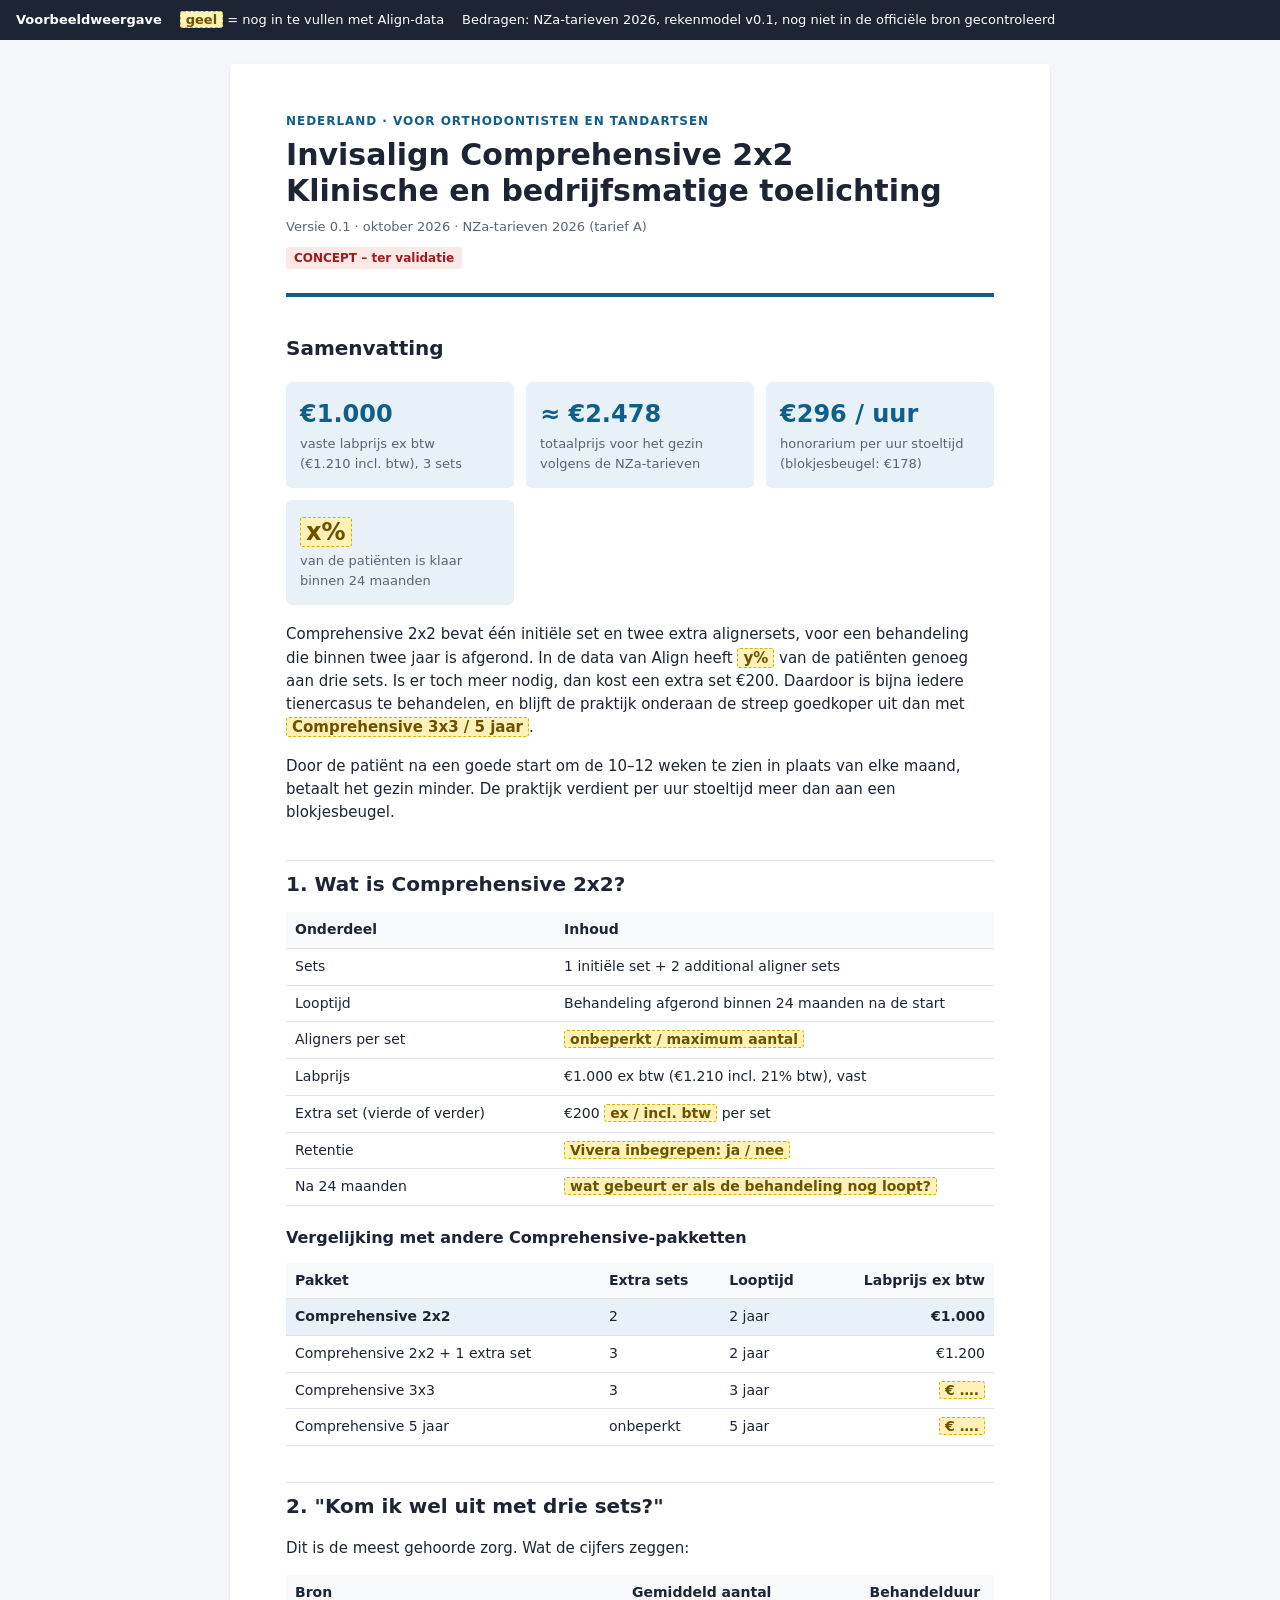
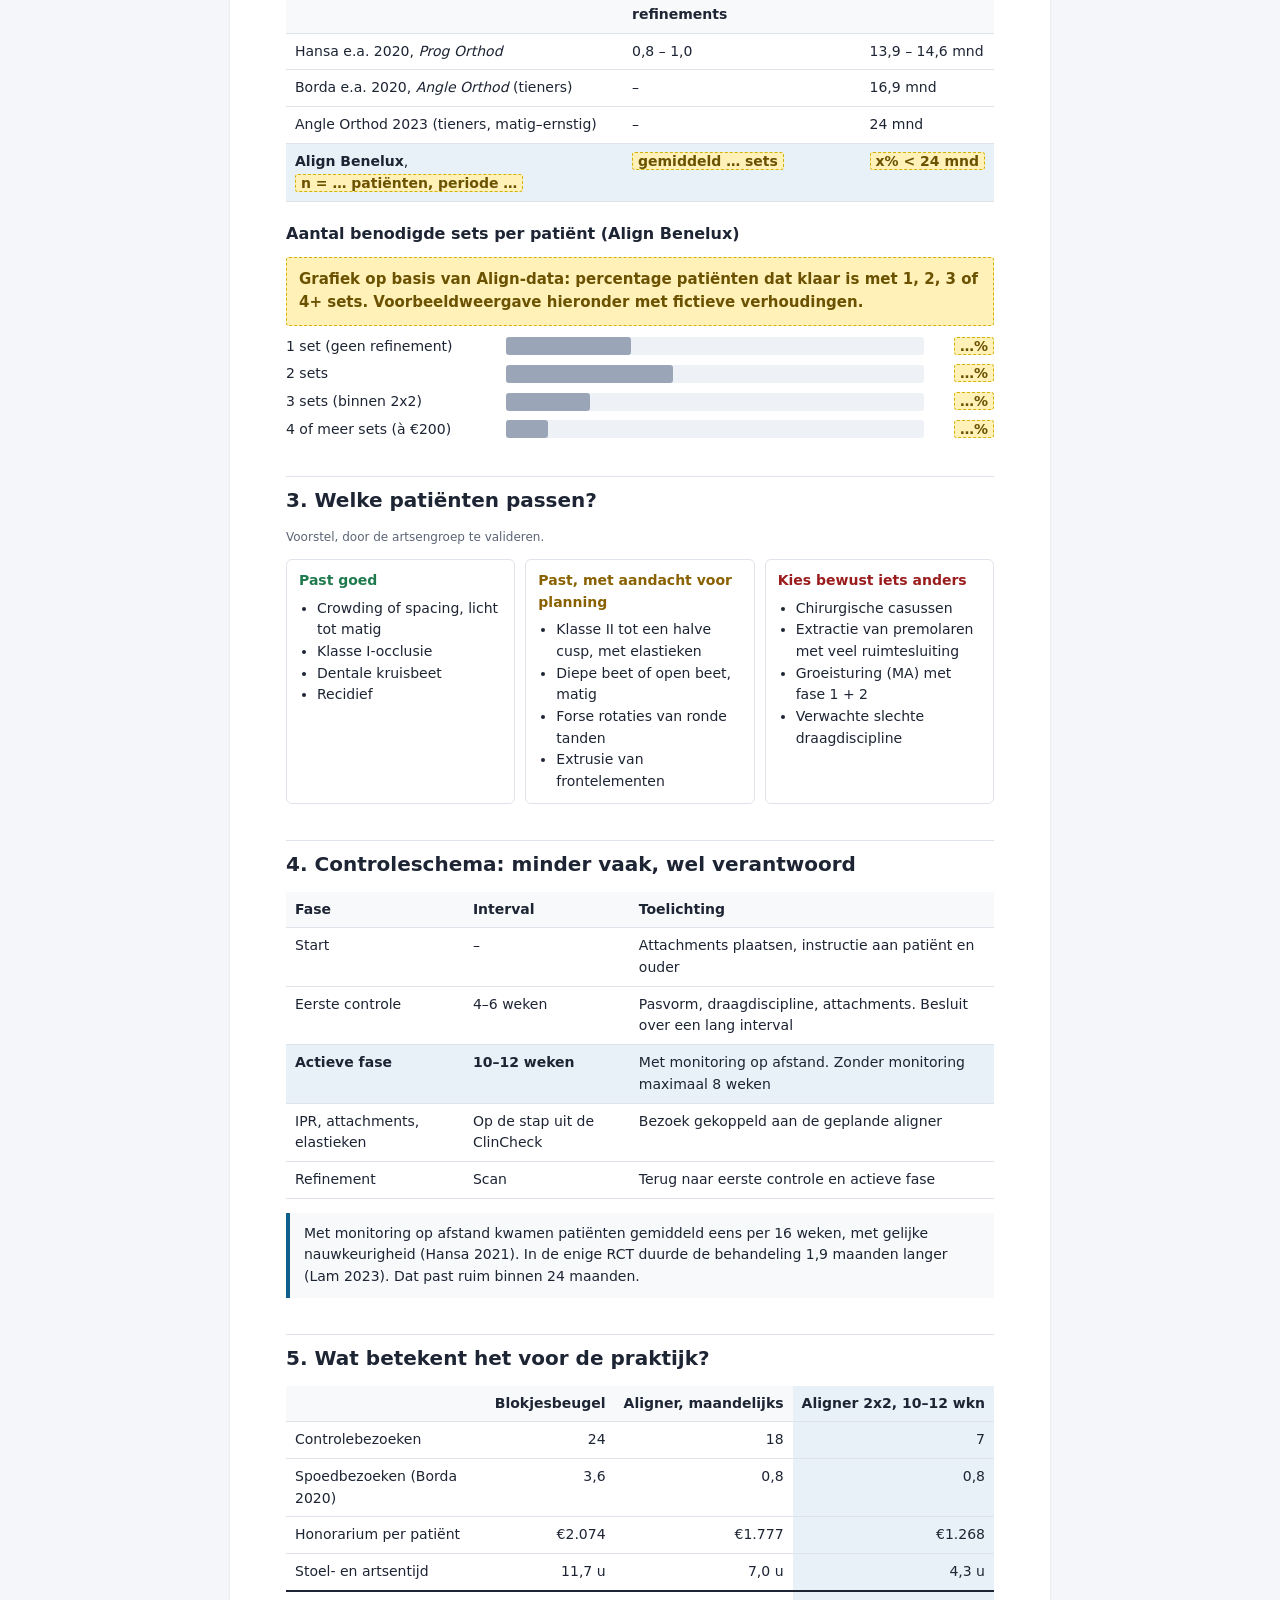
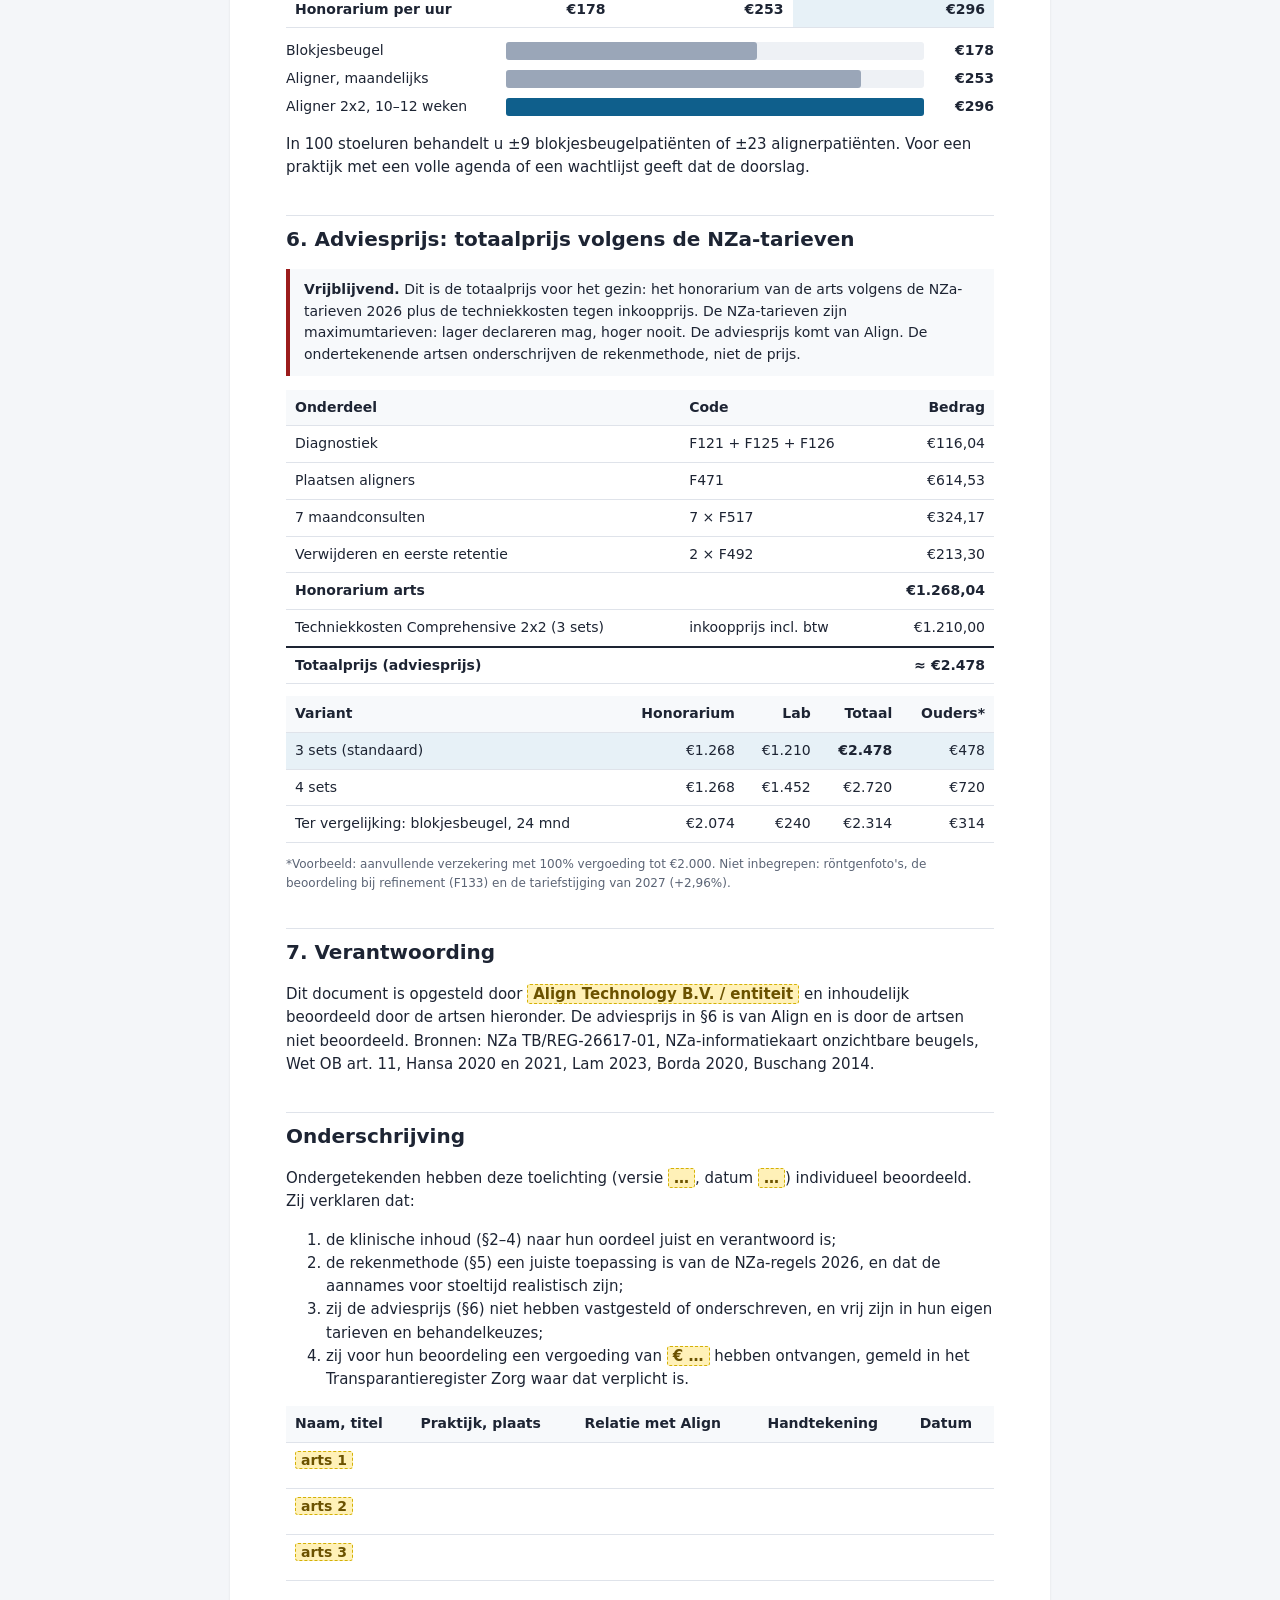
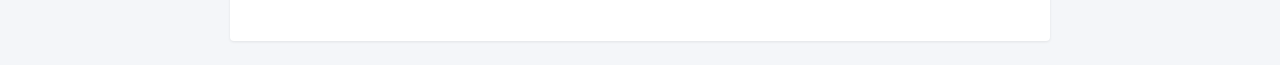
<file: voorbeeld/productdocument-nl.html>
<!doctype html>
<html lang="nl">
<head>
<meta charset="utf-8">
<meta name="viewport" content="width=device-width, initial-scale=1">
<title>Comprehensive 2x2 – Nederland (voorbeeld)</title>
<style>
  :root {
    --ink: #1d2433; --muted: #5b6475; --line: #dfe3ea; --bg: #f4f6f9; --paper: #ffffff;
    --accent: #0f5f8c; --accent-soft: #e7f1f7; --ph: #fff1b8; --ph-ink: #6b5200; --ok: #1f7a4d;
  }
  * { box-sizing: border-box; }
  body { margin: 0; background: var(--bg); color: var(--ink); font: 15px/1.55 "Segoe UI", system-ui, -apple-system, Arial, sans-serif; }
  .legend { position: sticky; top: 0; z-index: 2; background: #1d2433; color: #fff; padding: 10px 16px; font-size: 13px; display: flex; gap: 18px; flex-wrap: wrap; align-items: center; }
  .legend .ph { color: var(--ph-ink); }
  .page { max-width: 820px; margin: 24px auto; background: var(--paper); padding: 48px 56px; box-shadow: 0 1px 3px rgba(0,0,0,.08); border-radius: 4px; }
  @media (max-width: 700px) { .page { margin: 0; padding: 28px 16px; border-radius: 0; } }
  .cover { border-bottom: 4px solid var(--accent); padding-bottom: 24px; margin-bottom: 28px; }
  .eyebrow { text-transform: uppercase; letter-spacing: .08em; font-size: 12px; color: var(--accent); font-weight: 600; }
  h1 { font-size: 30px; line-height: 1.2; margin: 6px 0 8px; }
  h2 { font-size: 20px; margin: 36px 0 10px; padding-top: 8px; border-top: 1px solid var(--line); }
  h3 { font-size: 16px; margin: 20px 0 6px; }
  .meta { color: var(--muted); font-size: 13px; }
  .draft { display: inline-block; background: #fde8e8; color: #9b1c1c; font-weight: 600; font-size: 12px; padding: 2px 8px; border-radius: 3px; margin-top: 10px; }
  .ph { background: var(--ph); color: var(--ph-ink); border: 1px dashed #d4b106; border-radius: 3px; padding: 0 5px; font-weight: 600; white-space: nowrap; }
  .ph.block { display: block; white-space: normal; padding: 10px 12px; margin: 10px 0; }
  .kpis { display: grid; grid-template-columns: repeat(auto-fit, minmax(170px, 1fr)); gap: 12px; margin: 18px 0; }
  .kpi { background: var(--accent-soft); border-radius: 6px; padding: 14px; }
  .kpi .v { font-size: 24px; font-weight: 700; color: var(--accent); }
  .kpi .l { font-size: 13px; color: var(--muted); }
  table { width: 100%; border-collapse: collapse; margin: 12px 0; font-size: 14px; }
  th, td { text-align: left; padding: 7px 9px; border-bottom: 1px solid var(--line); vertical-align: top; }
  th { background: #f7f9fb; font-weight: 600; }
  td.n, th.n { text-align: right; white-space: nowrap; }
  tr.total td { font-weight: 700; border-top: 2px solid var(--ink); }
  .hl { background: var(--accent-soft); }
  .note { background: #f7f9fb; border-left: 4px solid var(--accent); padding: 10px 14px; margin: 14px 0; font-size: 14px; }
  .note.legal { border-left-color: #9b1c1c; }
  .cols3 { display: grid; grid-template-columns: repeat(3, 1fr); gap: 10px; }
  @media (max-width: 700px) { .cols3 { grid-template-columns: 1fr; } }
  .col { border: 1px solid var(--line); border-radius: 6px; padding: 10px 12px; font-size: 14px; }
  .col h4 { margin: 0 0 6px; font-size: 14px; }
  .col.g h4 { color: var(--ok); } .col.y h4 { color: #8a6100; } .col.r h4 { color: #9b1c1c; }
  .col ul { margin: 0; padding-left: 18px; }
  .bar { display: flex; align-items: center; gap: 10px; margin: 6px 0; font-size: 14px; }
  .bar .lbl { width: 210px; flex-shrink: 0; }
  .bar .track { flex: 1; background: #eef1f5; border-radius: 3px; height: 18px; }
  .bar .fill { height: 18px; border-radius: 3px; background: var(--accent); }
  .bar .fill.alt { background: #9aa6b8; }
  .bar .val { width: 60px; text-align: right; font-weight: 600; }
  .sign td { height: 46px; }
  .small { font-size: 12px; color: var(--muted); }
  @media print { .legend { display: none; } body { background: #fff; } .page { box-shadow: none; margin: 0; max-width: none; } }
</style>
</head>
<body>

<div class="legend">
  <strong>Voorbeeldweergave</strong>
  <span><span class="ph">geel</span> = nog in te vullen met Align-data</span>
  <span>Bedragen: NZa-tarieven 2026, rekenmodel v0.1, nog niet in de officiële bron gecontroleerd</span>
</div>

<div class="page">

  <div class="cover">
    <div class="eyebrow">Nederland · voor orthodontisten en tandartsen</div>
    <h1>Invisalign Comprehensive 2x2<br>Klinische en bedrijfsmatige toelichting</h1>
    <div class="meta">Versie 0.1 · oktober 2026 · NZa-tarieven 2026 (tarief A)</div>
    <div class="draft">CONCEPT – ter validatie</div>
  </div>

  <h2 style="border-top:0;margin-top:0">Samenvatting</h2>
  <div class="kpis">
    <div class="kpi"><div class="v">€1.000</div><div class="l">vaste labprijs ex btw<br>(€1.210 incl. btw), 3 sets</div></div>
    <div class="kpi"><div class="v">≈ €2.478</div><div class="l">totaalprijs voor het gezin<br>volgens de NZa-tarieven</div></div>
    <div class="kpi"><div class="v">€296 / uur</div><div class="l">honorarium per uur stoeltijd<br>(blokjesbeugel: €178)</div></div>
    <div class="kpi"><div class="v"><span class="ph">x%</span></div><div class="l">van de patiënten is klaar<br>binnen 24 maanden</div></div>
  </div>
  <p>Comprehensive 2x2 bevat één initiële set en twee extra alignersets, voor een behandeling die binnen twee jaar is afgerond. In de data van Align heeft <span class="ph">y%</span> van de patiënten genoeg aan drie sets. Is er toch meer nodig, dan kost een extra set €200. Daardoor is bijna iedere tienercasus te behandelen, en blijft de praktijk onderaan de streep goedkoper uit dan met <span class="ph">Comprehensive 3x3 / 5 jaar</span>.</p>
  <p>Door de patiënt na een goede start om de 10–12 weken te zien in plaats van elke maand, betaalt het gezin minder. De praktijk verdient per uur stoeltijd meer dan aan een blokjesbeugel.</p>

  <h2>1. Wat is Comprehensive 2x2?</h2>
  <table>
    <tr><th style="width:38%">Onderdeel</th><th>Inhoud</th></tr>
    <tr><td>Sets</td><td>1 initiële set + 2 additional aligner sets</td></tr>
    <tr><td>Looptijd</td><td>Behandeling afgerond binnen 24 maanden na de start</td></tr>
    <tr><td>Aligners per set</td><td><span class="ph">onbeperkt / maximum aantal</span></td></tr>
    <tr><td>Labprijs</td><td>€1.000 ex btw (€1.210 incl. 21% btw), vast</td></tr>
    <tr><td>Extra set (vierde of verder)</td><td>€200 <span class="ph">ex / incl. btw</span> per set</td></tr>
    <tr><td>Retentie</td><td><span class="ph">Vivera inbegrepen: ja / nee</span></td></tr>
    <tr><td>Na 24 maanden</td><td><span class="ph">wat gebeurt er als de behandeling nog loopt?</span></td></tr>
  </table>

  <h3>Vergelijking met andere Comprehensive-pakketten</h3>
  <table>
    <tr><th>Pakket</th><th>Extra sets</th><th>Looptijd</th><th class="n">Labprijs ex btw</th></tr>
    <tr class="hl"><td><strong>Comprehensive 2x2</strong></td><td>2</td><td>2 jaar</td><td class="n"><strong>€1.000</strong></td></tr>
    <tr><td>Comprehensive 2x2 + 1 extra set</td><td>3</td><td>2 jaar</td><td class="n">€1.200</td></tr>
    <tr><td>Comprehensive 3x3</td><td>3</td><td>3 jaar</td><td class="n"><span class="ph">€ ….</span></td></tr>
    <tr><td>Comprehensive 5 jaar</td><td>onbeperkt</td><td>5 jaar</td><td class="n"><span class="ph">€ ….</span></td></tr>
  </table>

  <h2>2. "Kom ik wel uit met drie sets?"</h2>
  <p>Dit is de meest gehoorde zorg. Wat de cijfers zeggen:</p>
  <table>
    <tr><th>Bron</th><th>Gemiddeld aantal refinements</th><th>Behandelduur</th></tr>
    <tr><td>Hansa e.a. 2020, <em>Prog Orthod</em></td><td>0,8 – 1,0</td><td>13,9 – 14,6 mnd</td></tr>
    <tr><td>Borda e.a. 2020, <em>Angle Orthod</em> (tieners)</td><td>–</td><td>16,9 mnd</td></tr>
    <tr><td>Angle Orthod 2023 (tieners, matig–ernstig)</td><td>–</td><td>24 mnd</td></tr>
    <tr class="hl"><td><strong>Align Benelux</strong>, <span class="ph">n = … patiënten, periode …</span></td><td><span class="ph">gemiddeld … sets</span></td><td><span class="ph">x% &lt; 24 mnd</span></td></tr>
  </table>

  <h3>Aantal benodigde sets per patiënt (Align Benelux)</h3>
  <div class="ph block">Grafiek op basis van Align-data: percentage patiënten dat klaar is met 1, 2, 3 of 4+ sets. Voorbeeldweergave hieronder met fictieve verhoudingen.</div>
  <div class="bar"><div class="lbl">1 set (geen refinement)</div><div class="track"><div class="fill alt" style="width:30%"></div></div><div class="val"><span class="ph">…%</span></div></div>
  <div class="bar"><div class="lbl">2 sets</div><div class="track"><div class="fill alt" style="width:40%"></div></div><div class="val"><span class="ph">…%</span></div></div>
  <div class="bar"><div class="lbl">3 sets (binnen 2x2)</div><div class="track"><div class="fill alt" style="width:20%"></div></div><div class="val"><span class="ph">…%</span></div></div>
  <div class="bar"><div class="lbl">4 of meer sets (à €200)</div><div class="track"><div class="fill alt" style="width:10%"></div></div><div class="val"><span class="ph">…%</span></div></div>

  <h2>3. Welke patiënten passen?</h2>
  <p class="small">Voorstel, door de artsengroep te valideren.</p>
  <div class="cols3">
    <div class="col g"><h4>Past goed</h4><ul><li>Crowding of spacing, licht tot matig</li><li>Klasse I-occlusie</li><li>Dentale kruisbeet</li><li>Recidief</li></ul></div>
    <div class="col y"><h4>Past, met aandacht voor planning</h4><ul><li>Klasse II tot een halve cusp, met elastieken</li><li>Diepe beet of open beet, matig</li><li>Forse rotaties van ronde tanden</li><li>Extrusie van frontelementen</li></ul></div>
    <div class="col r"><h4>Kies bewust iets anders</h4><ul><li>Chirurgische casussen</li><li>Extractie van premolaren met veel ruimtesluiting</li><li>Groeisturing (MA) met fase 1 + 2</li><li>Verwachte slechte draagdiscipline</li></ul></div>
  </div>

  <h2>4. Controleschema: minder vaak, wel verantwoord</h2>
  <table>
    <tr><th>Fase</th><th>Interval</th><th>Toelichting</th></tr>
    <tr><td>Start</td><td>–</td><td>Attachments plaatsen, instructie aan patiënt en ouder</td></tr>
    <tr><td>Eerste controle</td><td>4–6 weken</td><td>Pasvorm, draagdiscipline, attachments. Besluit over een lang interval</td></tr>
    <tr class="hl"><td><strong>Actieve fase</strong></td><td><strong>10–12 weken</strong></td><td>Met monitoring op afstand. Zonder monitoring maximaal 8 weken</td></tr>
    <tr><td>IPR, attachments, elastieken</td><td>Op de stap uit de ClinCheck</td><td>Bezoek gekoppeld aan de geplande aligner</td></tr>
    <tr><td>Refinement</td><td>Scan</td><td>Terug naar eerste controle en actieve fase</td></tr>
  </table>
  <div class="note">Met monitoring op afstand kwamen patiënten gemiddeld eens per 16 weken, met gelijke nauwkeurigheid (Hansa 2021). In de enige RCT duurde de behandeling 1,9 maanden langer (Lam 2023). Dat past ruim binnen 24 maanden.</div>

  <h2>5. Wat betekent het voor de praktijk?</h2>
  <table>
    <tr><th></th><th class="n">Blokjesbeugel</th><th class="n">Aligner, maandelijks</th><th class="n hl">Aligner 2x2, 10–12 wkn</th></tr>
    <tr><td>Controlebezoeken</td><td class="n">24</td><td class="n">18</td><td class="n hl">7</td></tr>
    <tr><td>Spoedbezoeken (Borda 2020)</td><td class="n">3,6</td><td class="n">0,8</td><td class="n hl">0,8</td></tr>
    <tr><td>Honorarium per patiënt</td><td class="n">€2.074</td><td class="n">€1.777</td><td class="n hl">€1.268</td></tr>
    <tr><td>Stoel- en artsentijd</td><td class="n">11,7 u</td><td class="n">7,0 u</td><td class="n hl">4,3 u</td></tr>
    <tr class="total"><td>Honorarium per uur</td><td class="n">€178</td><td class="n">€253</td><td class="n hl">€296</td></tr>
  </table>
  <div class="bar"><div class="lbl">Blokjesbeugel</div><div class="track"><div class="fill alt" style="width:60%"></div></div><div class="val">€178</div></div>
  <div class="bar"><div class="lbl">Aligner, maandelijks</div><div class="track"><div class="fill alt" style="width:85%"></div></div><div class="val">€253</div></div>
  <div class="bar"><div class="lbl">Aligner 2x2, 10–12 weken</div><div class="track"><div class="fill" style="width:100%"></div></div><div class="val">€296</div></div>
  <p>In 100 stoeluren behandelt u ±9 blokjesbeugelpatiënten of ±23 alignerpatiënten. Voor een praktijk met een volle agenda of een wachtlijst geeft dat de doorslag.</p>

  <h2>6. Adviesprijs: totaalprijs volgens de NZa-tarieven</h2>
  <div class="note legal"><strong>Vrijblijvend.</strong> Dit is de totaalprijs voor het gezin: het honorarium van de arts volgens de NZa-tarieven 2026 plus de techniekkosten tegen inkoopprijs. De NZa-tarieven zijn maximumtarieven: lager declareren mag, hoger nooit. De adviesprijs komt van Align. De ondertekenende artsen onderschrijven de rekenmethode, niet de prijs.</div>
  <table>
    <tr><th>Onderdeel</th><th>Code</th><th class="n">Bedrag</th></tr>
    <tr><td>Diagnostiek</td><td>F121 + F125 + F126</td><td class="n">€116,04</td></tr>
    <tr><td>Plaatsen aligners</td><td>F471</td><td class="n">€614,53</td></tr>
    <tr><td>7 maandconsulten</td><td>7 × F517</td><td class="n">€324,17</td></tr>
    <tr><td>Verwijderen en eerste retentie</td><td>2 × F492</td><td class="n">€213,30</td></tr>
    <tr><td><strong>Honorarium arts</strong></td><td></td><td class="n"><strong>€1.268,04</strong></td></tr>
    <tr><td>Techniekkosten Comprehensive 2x2 (3 sets)</td><td>inkoopprijs incl. btw</td><td class="n">€1.210,00</td></tr>
    <tr class="total"><td>Totaalprijs (adviesprijs)</td><td></td><td class="n">≈ €2.478</td></tr>
  </table>
  <table>
    <tr><th>Variant</th><th class="n">Honorarium</th><th class="n">Lab</th><th class="n">Totaal</th><th class="n">Ouders*</th></tr>
    <tr class="hl"><td>3 sets (standaard)</td><td class="n">€1.268</td><td class="n">€1.210</td><td class="n"><strong>€2.478</strong></td><td class="n">€478</td></tr>
    <tr><td>4 sets</td><td class="n">€1.268</td><td class="n">€1.452</td><td class="n">€2.720</td><td class="n">€720</td></tr>
    <tr><td>Ter vergelijking: blokjesbeugel, 24 mnd</td><td class="n">€2.074</td><td class="n">€240</td><td class="n">€2.314</td><td class="n">€314</td></tr>
  </table>
  <p class="small">*Voorbeeld: aanvullende verzekering met 100% vergoeding tot €2.000. Niet inbegrepen: röntgenfoto's, de beoordeling bij refinement (F133) en de tariefstijging van 2027 (+2,96%).</p>

  <h2>7. Verantwoording</h2>
  <p>Dit document is opgesteld door <span class="ph">Align Technology B.V. / entiteit</span> en inhoudelijk beoordeeld door de artsen hieronder. De adviesprijs in §6 is van Align en is door de artsen niet beoordeeld. Bronnen: NZa TB/REG-26617-01, NZa-informatiekaart onzichtbare beugels, Wet OB art. 11, Hansa 2020 en 2021, Lam 2023, Borda 2020, Buschang 2014.</p>

  <h2>Onderschrijving</h2>
  <p>Ondergetekenden hebben deze toelichting (versie <span class="ph">…</span>, datum <span class="ph">…</span>) individueel beoordeeld. Zij verklaren dat:</p>
  <ol>
    <li>de klinische inhoud (§2–4) naar hun oordeel juist en verantwoord is;</li>
    <li>de rekenmethode (§5) een juiste toepassing is van de NZa-regels 2026, en dat de aannames voor stoeltijd realistisch zijn;</li>
    <li>zij de adviesprijs (§6) niet hebben vastgesteld of onderschreven, en vrij zijn in hun eigen tarieven en behandelkeuzes;</li>
    <li>zij voor hun beoordeling een vergoeding van <span class="ph">€ …</span> hebben ontvangen, gemeld in het Transparantieregister Zorg waar dat verplicht is.</li>
  </ol>
  <table class="sign">
    <tr><th>Naam, titel</th><th>Praktijk, plaats</th><th>Relatie met Align</th><th>Handtekening</th><th>Datum</th></tr>
    <tr><td><span class="ph">arts 1</span></td><td></td><td></td><td></td><td></td></tr>
    <tr><td><span class="ph">arts 2</span></td><td></td><td></td><td></td><td></td></tr>
    <tr><td><span class="ph">arts 3</span></td><td></td><td></td><td></td><td></td></tr>
  </table>
</div>
</body>
</html>
</file>
